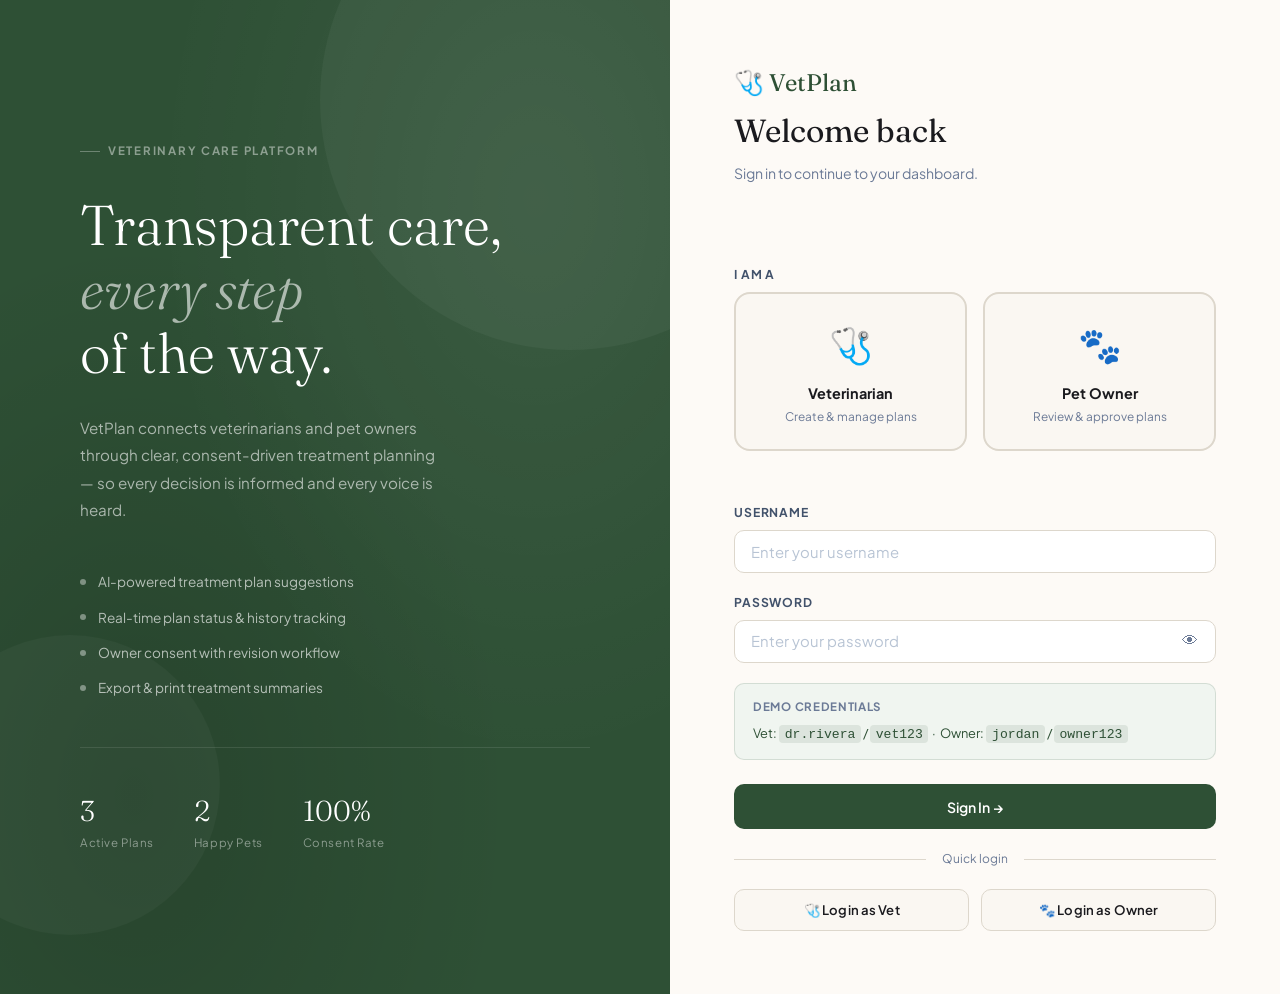
<file: index.html>
<!DOCTYPE html>
<html lang="en">
<head>
  <meta charset="UTF-8" />
  <meta name="viewport" content="width=device-width, initial-scale=1.0" />
  <title>VetPlan – Login</title>
  <link rel="stylesheet" href="styles.css" />
  <style>
    .login-hero-stats {
      display: flex;
      gap: 2.5rem;
      margin-top: 3rem;
      padding-top: 2.5rem;
      border-top: 1px solid rgba(255,255,255,0.1);
    }
    .hero-stat-num {
      font-family: 'Fraunces', serif;
      font-size: 1.8rem;
      font-weight: 300;
      color: #fff;
    }
    .hero-stat-label {
      font-size: 0.72rem;
      color: rgba(255,255,255,0.45);
      letter-spacing: 0.05em;
    }
    .password-wrap { position: relative; }
    .password-toggle {
      position: absolute;
      right: 0.85rem;
      top: 50%;
      transform: translateY(-50%);
      background: none;
      border: none;
      cursor: pointer;
      color: var(--slate-light);
      font-size: 1rem;
      padding: 0.25rem;
      transition: var(--transition);
    }
    .password-toggle:hover { color: var(--charcoal); }
    .login-divider {
      display: flex;
      align-items: center;
      gap: 1rem;
      margin: 1.25rem 0;
    }
    .login-divider::before, .login-divider::after {
      content: '';
      flex: 1;
      height: 1px;
      background: var(--border);
    }
    .login-divider span { font-size: 0.75rem; color: var(--slate-light); white-space: nowrap; }
  </style>
</head>
<body>

<div id="toastContainer"></div>

<div class="login-wrap">

  <!-- LEFT: Hero panel -->
  <div class="login-hero">
    <div class="hero-tag">Veterinary Care Platform</div>
    <h1 class="hero-title">
      Transparent care,<br><em>every step</em><br>of the way.
    </h1>
    <p class="hero-desc">
      VetPlan connects veterinarians and pet owners through clear,
      consent-driven treatment planning — so every decision is informed
      and every voice is heard.
    </p>

    <div class="hero-features">
      <div class="hero-feature">
        <div class="hero-feature-dot"></div>
        AI-powered treatment plan suggestions
      </div>
      <div class="hero-feature">
        <div class="hero-feature-dot"></div>
        Real-time plan status &amp; history tracking
      </div>
      <div class="hero-feature">
        <div class="hero-feature-dot"></div>
        Owner consent with revision workflow
      </div>
      <div class="hero-feature">
        <div class="hero-feature-dot"></div>
        Export &amp; print treatment summaries
      </div>
    </div>

    <div class="login-hero-stats">
      <div>
        <div class="hero-stat-num">3</div>
        <div class="hero-stat-label">Active Plans</div>
      </div>
      <div>
        <div class="hero-stat-num">2</div>
        <div class="hero-stat-label">Happy Pets</div>
      </div>
      <div>
        <div class="hero-stat-num">100%</div>
        <div class="hero-stat-label">Consent Rate</div>
      </div>
    </div>
  </div>

  <!-- RIGHT: Login panel -->
  <div class="login-panel">
    <div style="margin-bottom: 2.5rem;">
      <div style="font-family:'Fraunces',serif; font-size:1.5rem; color:var(--moss); margin-bottom:0.15rem;">🩺 VetPlan</div>
      <h2 class="login-heading" style="margin-bottom:0.4rem;">Welcome back</h2>
      <p class="login-sub">Sign in to continue to your dashboard.</p>
    </div>

    <div id="errorMsg" class="error-box"></div>

    <!-- Role selection -->
    <div class="form-group">
      <label>I am a</label>
      <div class="role-cards">
        <div class="role-card" id="card-vet" onclick="selectRole('vet')">
          <div class="role-icon">🩺</div>
          <div class="role-name">Veterinarian</div>
          <div class="role-hint">Create &amp; manage plans</div>
        </div>
        <div class="role-card owner-card" id="card-owner" onclick="selectRole('owner')">
          <div class="role-icon">🐾</div>
          <div class="role-name">Pet Owner</div>
          <div class="role-hint">Review &amp; approve plans</div>
        </div>
      </div>
    </div>

    <div class="form-group">
      <label for="username">Username</label>
      <input type="text" id="username" placeholder="Enter your username" autocomplete="username" />
    </div>

    <div class="form-group">
      <label for="password">Password</label>
      <div class="password-wrap">
        <input type="password" id="password" placeholder="Enter your password" autocomplete="current-password" />
        <button class="password-toggle" onclick="togglePassword()" id="pwToggle" title="Show/hide password">👁</button>
      </div>
    </div>

    <div class="demo-creds">
      <strong>Demo Credentials</strong>
      Vet: <code>dr.rivera</code> / <code>vet123</code> &nbsp;·&nbsp;
      Owner: <code>jordan</code> / <code>owner123</code>
    </div>

    <button class="btn btn-primary btn-primary-full" onclick="handleLogin()" id="loginBtn">
      Sign In →
    </button>

    <div class="login-divider"><span>Quick login</span></div>

    <div style="display:flex; gap:0.75rem;">
      <button class="btn btn-secondary" style="flex:1; font-size:0.82rem;" onclick="quickLogin('vet')">
        🩺 Login as Vet
      </button>
      <button class="btn btn-secondary" style="flex:1; font-size:0.82rem;" onclick="quickLogin('owner')">
        🐾 Login as Owner
      </button>
    </div>
  </div>

</div>

<script src="app.js"></script>
<script>
  let selectedRole = null;

  function selectRole(role) {
    selectedRole = role;
    document.getElementById('card-vet').classList.toggle('active', role === 'vet');
    document.getElementById('card-owner').classList.toggle('active', role === 'owner');
  }

  function togglePassword() {
    const pwd = document.getElementById('password');
    const btn = document.getElementById('pwToggle');
    if (pwd.type === 'password') {
      pwd.type = 'text';
      btn.textContent = '🙈';
    } else {
      pwd.type = 'password';
      btn.textContent = '👁';
    }
  }

  function quickLogin(role) {
    const creds = {
      vet:   { username: 'dr.rivera', password: 'vet123' },
      owner: { username: 'jordan',    password: 'owner123' },
    };
    selectRole(role);
    document.getElementById('username').value = creds[role].username;
    document.getElementById('password').value = creds[role].password;
    setTimeout(handleLogin, 150);
  }

  function handleLogin() {
    const user = document.getElementById('username').value.trim();
    const pass = document.getElementById('password').value.trim();
    const err  = document.getElementById('errorMsg');
    const btn  = document.getElementById('loginBtn');

    if (!selectedRole) {
      err.textContent = 'Please select your role (Veterinarian or Pet Owner).';
      err.style.display = 'block'; return;
    }
    if (!user || !pass) {
      err.textContent = 'Please enter your username and password.';
      err.style.display = 'block'; return;
    }

    const creds = {
      vet:   { username: 'dr.rivera', password: 'vet123',   name: 'Dr. Rivera', role: 'vet' },
      owner: { username: 'jordan',    password: 'owner123', name: 'Jordan Lee', role: 'owner' },
    };

    const valid = creds[selectedRole];
    if (user !== valid.username || pass !== valid.password) {
      err.textContent = 'Incorrect username or password. Try the demo credentials above.';
      err.style.display = 'block'; return;
    }

    err.style.display = 'none';
    btn.textContent = '⏳ Signing in…';
    btn.disabled = true;

    VetPlan.setUser(valid.role, valid.name);
    setTimeout(() => {
      window.location.href = selectedRole === 'vet' ? 'vet-dashboard.html' : 'owner-dashboard.html';
    }, 400);
  }

  document.addEventListener('keydown', e => { if (e.key === 'Enter') handleLogin(); });

  const u = VetPlan.getUser();
  if (u) window.location.href = u.role === 'vet' ? 'vet-dashboard.html' : 'owner-dashboard.html';
</script>
</body>
</html>
</file>
<file: styles.css>
@import url('https://fonts.googleapis.com/css2?family=Fraunces:ital,opsz,wght@0,9..144,300;0,9..144,400;0,9..144,600;1,9..144,300;1,9..144,400&family=Plus+Jakarta+Sans:wght@300;400;500;600;700&display=swap');

:root {
  --cream: #F5F0E8;
  --warm-white: #FDFAF6;
  --off-white: #FAF7F2;
  --charcoal: #1A1A1E;
  --charcoal-soft: #2D2D35;
  --moss: #2E5035;
  --moss-mid: #3D6B45;
  --moss-light: #527A54;
  --moss-pale: #E4EDE5;
  --moss-ghost: #F0F5F0;
  --clay: #B8622E;
  --clay-light: #EDDED3;
  --clay-pale: #F8F0EA;
  --slate: #42526B;
  --slate-light: #6B7A96;
  --slate-ghost: #B8C4D4;
  --border: #DDD7CC;
  --border-light: #EAE5DC;
  --gold: #C9A227;
  --gold-pale: #FBF5E0;
  --danger: #C0392B;
  --danger-pale: #FDECEA;
  --success: #1E6E44;
  --success-pale: #E2F4EC;
  --shadow-sm: 0 1px 4px rgba(26,26,30,0.06);
  --shadow: 0 2px 12px rgba(26,26,30,0.08);
  --shadow-md: 0 4px 24px rgba(26,26,30,0.10);
  --shadow-lg: 0 8px 48px rgba(26,26,30,0.14);
  --radius: 16px;
  --radius-sm: 10px;
  --radius-xs: 6px;
  --transition: all 0.22s cubic-bezier(0.4, 0, 0.2, 1);
}

*, *::before, *::after { box-sizing: border-box; margin: 0; padding: 0; }

html { font-size: 16px; scroll-behavior: smooth; }

body {
  font-family: 'Plus Jakarta Sans', sans-serif;
  background: var(--cream);
  color: var(--charcoal);
  min-height: 100vh;
  line-height: 1.6;
}

/* ── SCROLLBAR ── */
::-webkit-scrollbar { width: 6px; }
::-webkit-scrollbar-track { background: var(--cream); }
::-webkit-scrollbar-thumb { background: var(--border); border-radius: 3px; }
::-webkit-scrollbar-thumb:hover { background: var(--slate-ghost); }

/* ── NAV ── */
nav {
  background: rgba(253, 250, 246, 0.92);
  backdrop-filter: blur(20px);
  -webkit-backdrop-filter: blur(20px);
  border-bottom: 1px solid var(--border-light);
  padding: 0 2rem;
  display: flex;
  align-items: center;
  justify-content: space-between;
  height: 64px;
  position: sticky;
  top: 0;
  z-index: 200;
  box-shadow: var(--shadow-sm);
}

.nav-logo {
  font-family: 'Fraunces', serif;
  font-size: 1.25rem;
  font-weight: 600;
  color: var(--moss);
  text-decoration: none;
  display: flex;
  align-items: center;
  gap: 0.5rem;
  transition: var(--transition);
}
.nav-logo:hover { opacity: 0.8; }
.nav-logo span { font-size: 1.4rem; }

.nav-user { display: flex; align-items: center; gap: 1rem; }

.nav-badge {
  background: var(--moss-pale);
  color: var(--moss);
  font-size: 0.72rem;
  font-weight: 700;
  letter-spacing: 0.07em;
  text-transform: uppercase;
  padding: 0.3rem 0.85rem;
  border-radius: 20px;
  border: 1px solid rgba(46,80,53,0.15);
}
.nav-badge.owner { background: var(--clay-pale); color: var(--clay); border-color: rgba(184,98,46,0.15); }

.btn-logout {
  background: none;
  border: 1.5px solid var(--border);
  color: var(--slate);
  padding: 0.4rem 1rem;
  border-radius: var(--radius-xs);
  font-family: 'Plus Jakarta Sans', sans-serif;
  font-size: 0.82rem;
  font-weight: 500;
  cursor: pointer;
  transition: var(--transition);
}
.btn-logout:hover { background: var(--cream); color: var(--charcoal); border-color: var(--slate-ghost); }

/* ── TOAST NOTIFICATIONS ── */
#toastContainer {
  position: fixed;
  bottom: 1.5rem;
  right: 1.5rem;
  z-index: 9999;
  display: flex;
  flex-direction: column;
  gap: 0.6rem;
  pointer-events: none;
}

.toast {
  background: var(--charcoal-soft);
  color: #fff;
  padding: 0.8rem 1.25rem;
  border-radius: var(--radius-sm);
  font-size: 0.85rem;
  font-weight: 500;
  box-shadow: var(--shadow-lg);
  display: flex;
  align-items: center;
  gap: 0.6rem;
  pointer-events: all;
  animation: toastIn 0.35s cubic-bezier(0.34, 1.56, 0.64, 1) both;
  max-width: 320px;
}
.toast.success { background: var(--success); }
.toast.warning { background: #92400E; }
.toast.error { background: var(--danger); }
.toast.hiding { animation: toastOut 0.3s ease forwards; }

@keyframes toastIn {
  from { opacity: 0; transform: translateY(12px) scale(0.95); }
  to { opacity: 1; transform: translateY(0) scale(1); }
}
@keyframes toastOut {
  from { opacity: 1; transform: translateY(0) scale(1); }
  to { opacity: 0; transform: translateY(8px) scale(0.95); }
}

/* ── LAYOUT ── */
.page { max-width: 1120px; margin: 0 auto; padding: 2.5rem 2rem; }
.page-sm { max-width: 740px; margin: 0 auto; padding: 2.5rem 2rem; }

/* ── LOGIN PAGE ── */
.login-wrap {
  min-height: 100vh;
  display: grid;
  grid-template-columns: 1.1fr 1fr;
}

.login-hero {
  background: var(--moss);
  background-image:
    radial-gradient(ellipse at 80% 20%, rgba(255,255,255,0.06) 0%, transparent 50%),
    radial-gradient(ellipse at 20% 80%, rgba(0,0,0,0.15) 0%, transparent 50%);
  display: flex;
  flex-direction: column;
  justify-content: center;
  padding: 5rem;
  position: relative;
  overflow: hidden;
}

.login-hero::before {
  content: '';
  position: absolute;
  width: 500px; height: 500px;
  border-radius: 50%;
  background: rgba(255,255,255,0.04);
  top: -150px; right: -150px;
}
.login-hero::after {
  content: '';
  position: absolute;
  width: 300px; height: 300px;
  border-radius: 50%;
  background: rgba(255,255,255,0.03);
  bottom: 60px; left: -80px;
}

.hero-tag {
  font-size: 0.72rem;
  font-weight: 700;
  letter-spacing: 0.15em;
  text-transform: uppercase;
  color: rgba(255,255,255,0.45);
  margin-bottom: 2rem;
  display: flex;
  align-items: center;
  gap: 0.5rem;
}
.hero-tag::before {
  content: '';
  display: inline-block;
  width: 20px; height: 1.5px;
  background: rgba(255,255,255,0.3);
}

.hero-title {
  font-family: 'Fraunces', serif;
  font-size: 3.5rem;
  font-weight: 300;
  color: #fff;
  line-height: 1.15;
  margin-bottom: 1.75rem;
}
.hero-title em { font-style: italic; color: rgba(255,255,255,0.6); }

.hero-desc {
  color: rgba(255,255,255,0.6);
  font-size: 0.95rem;
  max-width: 360px;
  line-height: 1.8;
  margin-bottom: 3rem;
}

.hero-features {
  display: flex;
  flex-direction: column;
  gap: 0.85rem;
}
.hero-feature {
  display: flex;
  align-items: center;
  gap: 0.75rem;
  font-size: 0.85rem;
  color: rgba(255,255,255,0.65);
}
.hero-feature-dot {
  width: 6px; height: 6px;
  border-radius: 50%;
  background: rgba(255,255,255,0.4);
  flex-shrink: 0;
}

.login-panel {
  background: var(--warm-white);
  display: flex;
  flex-direction: column;
  justify-content: center;
  padding: 4rem;
}

.login-heading {
  font-family: 'Fraunces', serif;
  font-size: 2rem;
  font-weight: 400;
  color: var(--charcoal);
  margin-bottom: 0.4rem;
}
.login-sub { color: var(--slate-light); font-size: 0.88rem; margin-bottom: 2.5rem; }

/* ── FORMS ── */
.form-group { margin-bottom: 1.25rem; }

label {
  display: block;
  font-size: 0.76rem;
  font-weight: 700;
  letter-spacing: 0.06em;
  text-transform: uppercase;
  color: var(--slate);
  margin-bottom: 0.45rem;
}

input, select, textarea {
  width: 100%;
  padding: 0.72rem 1rem;
  border: 1.5px solid var(--border);
  border-radius: var(--radius-sm);
  font-family: 'Plus Jakarta Sans', sans-serif;
  font-size: 0.93rem;
  color: var(--charcoal);
  background: #fff;
  transition: var(--transition);
  outline: none;
}
input:focus, select:focus, textarea:focus {
  border-color: var(--moss-mid);
  box-shadow: 0 0 0 3px rgba(46,80,53,0.1);
}
input::placeholder, textarea::placeholder { color: var(--slate-ghost); }
textarea { resize: vertical; min-height: 100px; }
select { cursor: pointer; }

.form-row { display: grid; grid-template-columns: 1fr 1fr; gap: 1rem; }
.form-row-3 { display: grid; grid-template-columns: 1fr 1fr 1fr; gap: 1rem; }

/* ── ROLE CARDS ── */
.role-cards { display: grid; grid-template-columns: 1fr 1fr; gap: 1rem; margin-bottom: 2rem; }

.role-card {
  border: 2px solid var(--border);
  border-radius: var(--radius);
  padding: 1.4rem;
  cursor: pointer;
  transition: var(--transition);
  background: var(--off-white);
  text-align: center;
  position: relative;
  overflow: hidden;
}
.role-card::after {
  content: '';
  position: absolute;
  inset: 0;
  background: var(--moss);
  opacity: 0;
  transition: var(--transition);
}
.role-card:hover { border-color: var(--moss-mid); transform: translateY(-2px); box-shadow: var(--shadow-md); }
.role-card.active { border-color: var(--moss); background: var(--moss-ghost); box-shadow: 0 0 0 3px rgba(46,80,53,0.12); }
.role-card.owner-card:hover { border-color: var(--clay); }
.role-card.owner-card.active { border-color: var(--clay); background: var(--clay-pale); box-shadow: 0 0 0 3px rgba(184,98,46,0.12); }

.role-icon { font-size: 2.2rem; margin-bottom: 0.6rem; }
.role-name { font-weight: 700; font-size: 0.9rem; color: var(--charcoal); }
.role-hint { font-size: 0.74rem; color: var(--slate-light); margin-top: 0.2rem; }

/* ── BUTTONS ── */
.btn {
  display: inline-flex;
  align-items: center;
  justify-content: center;
  gap: 0.5rem;
  padding: 0.72rem 1.4rem;
  border-radius: var(--radius-sm);
  font-family: 'Plus Jakarta Sans', sans-serif;
  font-size: 0.88rem;
  font-weight: 600;
  cursor: pointer;
  border: none;
  text-decoration: none;
  transition: var(--transition);
  letter-spacing: 0.01em;
  white-space: nowrap;
}
.btn:active { transform: scale(0.98) !important; }

.btn-primary { background: var(--moss); color: #fff; }
.btn-primary:hover { background: var(--moss-mid); transform: translateY(-1px); box-shadow: 0 4px 16px rgba(46,80,53,0.3); }

.btn-primary-full { width: 100%; justify-content: center; padding: 0.85rem; }

.btn-secondary { background: var(--off-white); color: var(--charcoal); border: 1.5px solid var(--border); }
.btn-secondary:hover { background: var(--cream); border-color: var(--slate-ghost); }

.btn-clay { background: var(--clay); color: #fff; }
.btn-clay:hover { background: #a5561e; transform: translateY(-1px); box-shadow: 0 4px 16px rgba(184,98,46,0.3); }

.btn-outline { background: transparent; color: var(--moss); border: 1.5px solid var(--moss); }
.btn-outline:hover { background: var(--moss-ghost); }

.btn-danger { background: var(--danger-pale); color: var(--danger); border: 1.5px solid #F5C6C2; }
.btn-danger:hover { background: #FBDAD8; }

.btn-ghost { background: transparent; color: var(--slate); padding: 0.5rem 0.75rem; }
.btn-ghost:hover { background: var(--cream); color: var(--charcoal); }

.btn-sm { padding: 0.45rem 0.9rem; font-size: 0.78rem; }
.btn-icon { width: 36px; height: 36px; padding: 0; border-radius: var(--radius-xs); }

/* ── DASHBOARD ── */
.page-header {
  margin-bottom: 2rem;
  display: flex;
  align-items: flex-start;
  justify-content: space-between;
  flex-wrap: wrap;
  gap: 1rem;
}

.page-title {
  font-family: 'Fraunces', serif;
  font-size: 2.1rem;
  font-weight: 400;
  color: var(--charcoal);
  line-height: 1.2;
}
.page-title span { font-style: italic; color: var(--moss); }
.page-subtitle { color: var(--slate-light); font-size: 0.88rem; margin-top: 0.3rem; }

/* ── SEARCH & FILTER BAR ── */
.filter-bar {
  display: flex;
  gap: 0.75rem;
  margin-bottom: 1.5rem;
  flex-wrap: wrap;
  align-items: center;
}

.search-wrap {
  position: relative;
  flex: 1;
  min-width: 200px;
}
.search-wrap svg {
  position: absolute;
  left: 0.85rem;
  top: 50%;
  transform: translateY(-50%);
  color: var(--slate-light);
  pointer-events: none;
}
.search-wrap input {
  padding-left: 2.5rem;
  background: var(--warm-white);
}

.filter-tabs {
  display: flex;
  background: var(--warm-white);
  border: 1.5px solid var(--border);
  border-radius: var(--radius-sm);
  padding: 3px;
  gap: 2px;
}
.filter-tab {
  padding: 0.42rem 0.9rem;
  border-radius: 7px;
  font-size: 0.8rem;
  font-weight: 600;
  cursor: pointer;
  border: none;
  background: transparent;
  color: var(--slate);
  font-family: 'Plus Jakarta Sans', sans-serif;
  transition: var(--transition);
  display: flex;
  align-items: center;
  gap: 0.4rem;
}
.filter-tab:hover { color: var(--charcoal); background: var(--cream); }
.filter-tab.active { background: var(--moss); color: #fff; }
.filter-tab .count {
  background: rgba(255,255,255,0.25);
  padding: 0 5px;
  border-radius: 4px;
  font-size: 0.72rem;
}
.filter-tab:not(.active) .count {
  background: var(--border);
  color: var(--slate-light);
}

.sort-select {
  width: auto;
  padding: 0.5rem 0.9rem;
  font-size: 0.82rem;
  background: var(--warm-white);
  cursor: pointer;
}

/* ── CARDS ── */
.card {
  background: var(--warm-white);
  border: 1px solid var(--border);
  border-radius: var(--radius);
  padding: 1.5rem;
  box-shadow: var(--shadow);
}

.patient-grid { display: flex; flex-direction: column; gap: 0.85rem; }

.patient-card {
  background: var(--warm-white);
  border: 1px solid var(--border-light);
  border-radius: var(--radius);
  padding: 1.2rem 1.4rem;
  display: flex;
  align-items: center;
  justify-content: space-between;
  gap: 1rem;
  box-shadow: var(--shadow-sm);
  transition: var(--transition);
  cursor: pointer;
  position: relative;
  overflow: hidden;
}
.patient-card::before {
  content: '';
  position: absolute;
  left: 0; top: 0; bottom: 0;
  width: 3px;
  background: var(--border);
  transition: var(--transition);
}
.patient-card.status-pending::before { background: #F59E0B; }
.patient-card.status-approved::before { background: var(--success); }
.patient-card.status-revision::before { background: var(--danger); }

.patient-card:hover { transform: translateY(-2px); box-shadow: var(--shadow-md); border-color: var(--border); }
.patient-card:hover::before { width: 4px; }

.patient-info { display: flex; align-items: center; gap: 1rem; flex: 1; min-width: 0; }
.patient-info-text { min-width: 0; }

.pet-avatar {
  width: 50px; height: 50px;
  border-radius: 14px;
  background: var(--moss-pale);
  display: flex; align-items: center; justify-content: center;
  font-size: 1.5rem;
  flex-shrink: 0;
}
.pet-avatar.clay-bg { background: var(--clay-pale); }

.pet-name { font-weight: 700; font-size: 0.97rem; white-space: nowrap; overflow: hidden; text-overflow: ellipsis; }
.pet-meta { font-size: 0.78rem; color: var(--slate-light); margin-top: 0.1rem; }
.pet-diagnosis { margin-top: 0.3rem; font-size: 0.8rem; color: var(--slate); white-space: nowrap; overflow: hidden; text-overflow: ellipsis; max-width: 400px; }

.card-right { display: flex; align-items: center; gap: 0.75rem; flex-shrink: 0; }
.card-arrow { color: var(--slate-ghost); font-size: 1.2rem; transition: var(--transition); }
.patient-card:hover .card-arrow { color: var(--moss); transform: translateX(2px); }

/* ── STATUS BADGES ── */
.status-badge {
  font-size: 0.7rem;
  font-weight: 700;
  letter-spacing: 0.06em;
  text-transform: uppercase;
  padding: 0.28rem 0.72rem;
  border-radius: 20px;
  white-space: nowrap;
}
.status-pending { background: #FEF3C7; color: #92400E; border: 1px solid #FDE68A; }
.status-approved { background: var(--success-pale); color: var(--success); border: 1px solid #A7E3C2; }
.status-revision { background: var(--danger-pale); color: var(--danger); border: 1px solid #F5C6C2; }
.status-draft { background: var(--cream); color: var(--slate); border: 1px solid var(--border); }

/* ── FORM SECTIONS ── */
.form-section {
  background: var(--warm-white);
  border: 1px solid var(--border-light);
  border-radius: var(--radius);
  padding: 1.75rem;
  margin-bottom: 1.25rem;
  box-shadow: var(--shadow-sm);
}

.section-title {
  font-family: 'Fraunces', serif;
  font-size: 1.05rem;
  font-weight: 600;
  color: var(--charcoal);
  margin-bottom: 1.25rem;
  padding-bottom: 0.85rem;
  border-bottom: 1px solid var(--border-light);
  display: flex;
  align-items: center;
  gap: 0.5rem;
}

/* ── PLAN VIEW ── */
.plan-label {
  font-size: 0.72rem;
  font-weight: 700;
  letter-spacing: 0.08em;
  text-transform: uppercase;
  color: var(--slate-light);
  margin-bottom: 0.4rem;
}
.plan-value { font-size: 0.93rem; color: var(--charcoal); line-height: 1.7; }

.cost-highlight {
  background: linear-gradient(135deg, var(--moss-ghost), var(--moss-pale));
  border: 1.5px solid rgba(46,80,53,0.18);
  border-radius: var(--radius-sm);
  padding: 1.25rem 1.5rem;
  display: flex;
  align-items: center;
  justify-content: space-between;
}
.cost-amount {
  font-family: 'Fraunces', serif;
  font-size: 2rem;
  font-weight: 600;
  color: var(--moss);
}

/* ── NOTIFICATION BANNER ── */
.notification-banner {
  background: linear-gradient(135deg, #FEF3C7, #FDE68A);
  border: 1px solid #F59E0B;
  border-radius: var(--radius-sm);
  padding: 0.85rem 1.25rem;
  display: flex;
  align-items: center;
  gap: 0.75rem;
  margin-bottom: 1.5rem;
  font-size: 0.88rem;
  color: #78350F;
  font-weight: 500;
}

.revision-banner {
  background: linear-gradient(135deg, var(--danger-pale), #FDE8E8);
  border: 1px solid #F5C6C2;
  border-radius: var(--radius-sm);
  padding: 1rem 1.25rem;
  margin-bottom: 1.5rem;
  font-size: 0.88rem;
  color: var(--danger);
}
.revision-banner strong { display: block; margin-bottom: 0.3rem; font-size: 0.82rem; text-transform: uppercase; letter-spacing: 0.05em; }

/* ── SUCCESS SCREEN ── */
.success-wrap { text-align: center; padding: 3rem 2rem; }
.success-icon { font-size: 4rem; margin-bottom: 1.5rem; display: block; }
.success-title { font-family: 'Fraunces', serif; font-size: 1.8rem; font-weight: 400; margin-bottom: 0.75rem; }
.success-msg { color: var(--slate-light); margin-bottom: 2rem; font-size: 0.93rem; }

/* ── STATS ROW ── */
.stats-row {
  display: grid;
  grid-template-columns: repeat(4, 1fr);
  gap: 1rem;
  margin-bottom: 2rem;
}
.stat-card {
  background: var(--warm-white);
  border: 1px solid var(--border-light);
  border-radius: var(--radius);
  padding: 1.25rem 1.5rem;
  box-shadow: var(--shadow-sm);
  display: flex;
  align-items: center;
  gap: 1rem;
  transition: var(--transition);
}
.stat-card:hover { transform: translateY(-2px); box-shadow: var(--shadow-md); }
.stat-icon {
  width: 44px; height: 44px;
  border-radius: 12px;
  display: flex; align-items: center; justify-content: center;
  font-size: 1.3rem;
  flex-shrink: 0;
}
.stat-icon.moss { background: var(--moss-pale); }
.stat-icon.gold { background: var(--gold-pale); }
.stat-icon.danger { background: var(--danger-pale); }
.stat-icon.success { background: var(--success-pale); }
.stat-num { font-family: 'Fraunces', serif; font-size: 1.7rem; font-weight: 600; color: var(--charcoal); line-height: 1; }
.stat-label { font-size: 0.75rem; color: var(--slate-light); margin-top: 0.2rem; font-weight: 500; }

/* ── ACTIONS ROW ── */
.actions-row { display: flex; gap: 0.85rem; flex-wrap: wrap; align-items: center; }

/* ── REQUIRED STAR ── */
.required { color: var(--clay); }

/* ── EMPTY STATE ── */
.empty-state { text-align: center; padding: 3.5rem 2rem; }
.empty-icon { font-size: 3rem; margin-bottom: 1rem; opacity: 0.5; }
.empty-state p { color: var(--slate-light); font-size: 0.93rem; }
.empty-state h3 { font-family: 'Fraunces', serif; font-weight: 400; margin-bottom: 0.5rem; color: var(--charcoal); }

/* ── BACK LINK ── */
.back-link {
  display: inline-flex;
  align-items: center;
  gap: 0.4rem;
  color: var(--slate);
  text-decoration: none;
  font-size: 0.83rem;
  font-weight: 500;
  margin-bottom: 1.5rem;
  transition: var(--transition);
  padding: 0.35rem 0.75rem;
  border-radius: var(--radius-xs);
  border: 1px solid var(--border-light);
  background: var(--warm-white);
}
.back-link:hover { color: var(--moss); border-color: var(--moss); background: var(--moss-ghost); }

/* ── REVISION FORM ── */
.revision-form { display: none; }
.revision-form.open { display: block; animation: fadeUp 0.3s ease both; }

/* ── DEMO CREDS ── */
.demo-creds {
  background: var(--moss-ghost);
  border: 1px solid rgba(46,80,53,0.15);
  border-radius: var(--radius-sm);
  padding: 0.9rem 1.1rem;
  margin-bottom: 1.5rem;
  font-size: 0.8rem;
  color: var(--moss);
}
.demo-creds strong { display: block; margin-bottom: 0.4rem; font-size: 0.72rem; text-transform: uppercase; letter-spacing: 0.06em; color: var(--slate-light); }
.demo-creds code { background: rgba(46,80,53,0.1); padding: 0.1rem 0.35rem; border-radius: 4px; font-size: 0.82rem; }

/* ── ERROR BOX ── */
.error-box {
  display: none;
  background: var(--danger-pale);
  color: var(--danger);
  padding: 0.75rem 1rem;
  border-radius: var(--radius-xs);
  font-size: 0.83rem;
  margin-bottom: 1rem;
  border: 1px solid #F5C6C2;
  font-weight: 500;
}

/* ── TABS ── */
.tab-bar {
  display: flex;
  border-bottom: 2px solid var(--border-light);
  margin-bottom: 1.5rem;
  gap: 0;
}
.tab-item {
  padding: 0.65rem 1.25rem;
  font-size: 0.85rem;
  font-weight: 600;
  color: var(--slate-light);
  cursor: pointer;
  border: none;
  background: none;
  font-family: 'Plus Jakarta Sans', sans-serif;
  position: relative;
  transition: var(--transition);
  white-space: nowrap;
}
.tab-item::after {
  content: '';
  position: absolute;
  bottom: -2px; left: 0; right: 0;
  height: 2px;
  background: var(--moss);
  transform: scaleX(0);
  transition: var(--transition);
}
.tab-item:hover { color: var(--charcoal); }
.tab-item.active { color: var(--moss); }
.tab-item.active::after { transform: scaleX(1); }

/* ── PRIORITY INDICATOR ── */
.priority-dot {
  width: 8px; height: 8px;
  border-radius: 50%;
  flex-shrink: 0;
}
.priority-high { background: var(--danger); }
.priority-medium { background: #F59E0B; }
.priority-low { background: var(--success); }

/* ── QUICK ACTION PANEL ── */
.quick-actions {
  display: grid;
  grid-template-columns: repeat(3, 1fr);
  gap: 0.75rem;
  margin-bottom: 1.75rem;
}
.quick-action-card {
  background: var(--warm-white);
  border: 1.5px solid var(--border-light);
  border-radius: var(--radius);
  padding: 1.1rem;
  display: flex;
  align-items: center;
  gap: 0.85rem;
  cursor: pointer;
  transition: var(--transition);
  text-decoration: none;
  color: inherit;
}
.quick-action-card:hover { border-color: var(--moss); transform: translateY(-2px); box-shadow: var(--shadow-md); background: var(--moss-ghost); }
.qa-icon { font-size: 1.4rem; }
.qa-label { font-size: 0.83rem; font-weight: 600; color: var(--charcoal); }
.qa-hint { font-size: 0.73rem; color: var(--slate-light); }

/* ── AI SUGGESTION PANEL ── */
.ai-panel {
  background: linear-gradient(135deg, var(--moss-ghost), var(--moss-pale));
  border: 1.5px solid rgba(46,80,53,0.2);
  border-radius: var(--radius);
  padding: 1.25rem 1.5rem;
  margin-bottom: 1.25rem;
}
.ai-panel-header {
  display: flex;
  align-items: center;
  gap: 0.6rem;
  margin-bottom: 0.75rem;
  font-size: 0.8rem;
  font-weight: 700;
  text-transform: uppercase;
  letter-spacing: 0.07em;
  color: var(--moss);
}
.ai-badge {
  background: var(--moss);
  color: #fff;
  padding: 0.15rem 0.5rem;
  border-radius: 4px;
  font-size: 0.68rem;
  font-weight: 700;
  letter-spacing: 0.05em;
}
.ai-suggestion-text { font-size: 0.88rem; color: var(--charcoal); line-height: 1.7; }

/* ── CHAR COUNTER ── */
.char-counter { font-size: 0.72rem; color: var(--slate-light); text-align: right; margin-top: 0.3rem; }
.char-counter.warn { color: var(--clay); }

/* ── PROGRESS ── */
.progress-wrap { margin-bottom: 1.75rem; }
.progress-steps {
  display: flex;
  align-items: center;
  gap: 0;
}
.progress-step {
  display: flex;
  align-items: center;
  gap: 0.5rem;
  font-size: 0.78rem;
  font-weight: 600;
  color: var(--slate-light);
  flex: 1;
  position: relative;
}
.progress-step::after {
  content: '';
  position: absolute;
  left: calc(50% + 16px);
  right: calc(-50% + 16px);
  height: 1.5px;
  background: var(--border);
  top: 14px;
}
.progress-step:last-child::after { display: none; }
.progress-dot {
  width: 28px; height: 28px;
  border-radius: 50%;
  border: 2px solid var(--border);
  display: flex; align-items: center; justify-content: center;
  font-size: 0.72rem;
  font-weight: 700;
  background: var(--warm-white);
  flex-shrink: 0;
  position: relative;
  z-index: 1;
}
.progress-step.active .progress-dot { border-color: var(--moss); background: var(--moss); color: #fff; }
.progress-step.done .progress-dot { border-color: var(--success); background: var(--success); color: #fff; }
.progress-step.active { color: var(--moss); }
.progress-label { display: none; }

/* ── TIMELINE ── */
.timeline { display: flex; flex-direction: column; gap: 0; }
.timeline-item {
  display: flex;
  gap: 1rem;
  padding-bottom: 1.25rem;
  position: relative;
}
.timeline-item::before {
  content: '';
  position: absolute;
  left: 15px; top: 30px; bottom: 0;
  width: 1.5px;
  background: var(--border-light);
}
.timeline-item:last-child::before { display: none; }
.timeline-dot {
  width: 32px; height: 32px;
  border-radius: 50%;
  background: var(--moss-pale);
  border: 2px solid var(--border);
  display: flex; align-items: center; justify-content: center;
  font-size: 0.85rem;
  flex-shrink: 0;
  position: relative;
  z-index: 1;
}
.timeline-dot.active { background: var(--moss); border-color: var(--moss); }
.timeline-content { flex: 1; }
.timeline-title { font-weight: 600; font-size: 0.88rem; }
.timeline-time { font-size: 0.75rem; color: var(--slate-light); }
.timeline-body { font-size: 0.83rem; color: var(--slate); margin-top: 0.2rem; line-height: 1.5; }

/* ── PRINT ── */
@media print {
  nav, .btn, .back-link, #ownerActions, #vetFooter, #resubmitForm, .filter-bar { display: none !important; }
  body { background: white; }
  .page-sm { max-width: 100%; padding: 0; }
  .form-section { box-shadow: none; border: 1px solid #ddd; break-inside: avoid; }
}

/* ── ANIMATIONS ── */
@keyframes fadeUp {
  from { opacity: 0; transform: translateY(16px); }
  to   { opacity: 1; transform: translateY(0); }
}
.fade-up { animation: fadeUp 0.4s ease both; }

@keyframes fadeIn {
  from { opacity: 0; }
  to { opacity: 1; }
}

@keyframes pulse {
  0%, 100% { transform: scale(1); }
  50% { transform: scale(1.06); }
}

@keyframes spin {
  from { transform: rotate(0deg); }
  to { transform: rotate(360deg); }
}
.spin { animation: spin 0.8s linear infinite; }

/* ── RESPONSIVE ── */
@media (max-width: 900px) {
  .stats-row { grid-template-columns: 1fr 1fr; }
  .quick-actions { grid-template-columns: 1fr; }
}
@media (max-width: 768px) {
  .login-wrap { grid-template-columns: 1fr; }
  .login-hero { display: none; }
  .form-row { grid-template-columns: 1fr; }
  .role-cards { grid-template-columns: 1fr; }
  .stats-row { grid-template-columns: 1fr 1fr; }
  .filter-bar { flex-direction: column; }
  .filter-tabs { overflow-x: auto; }
  nav { padding: 0 1rem; }
  .page, .page-sm { padding: 1.5rem 1rem; }
  .login-panel { padding: 2.5rem 1.5rem; }
}
@media (max-width: 480px) {
  .stats-row { grid-template-columns: 1fr; }
}
</file>
